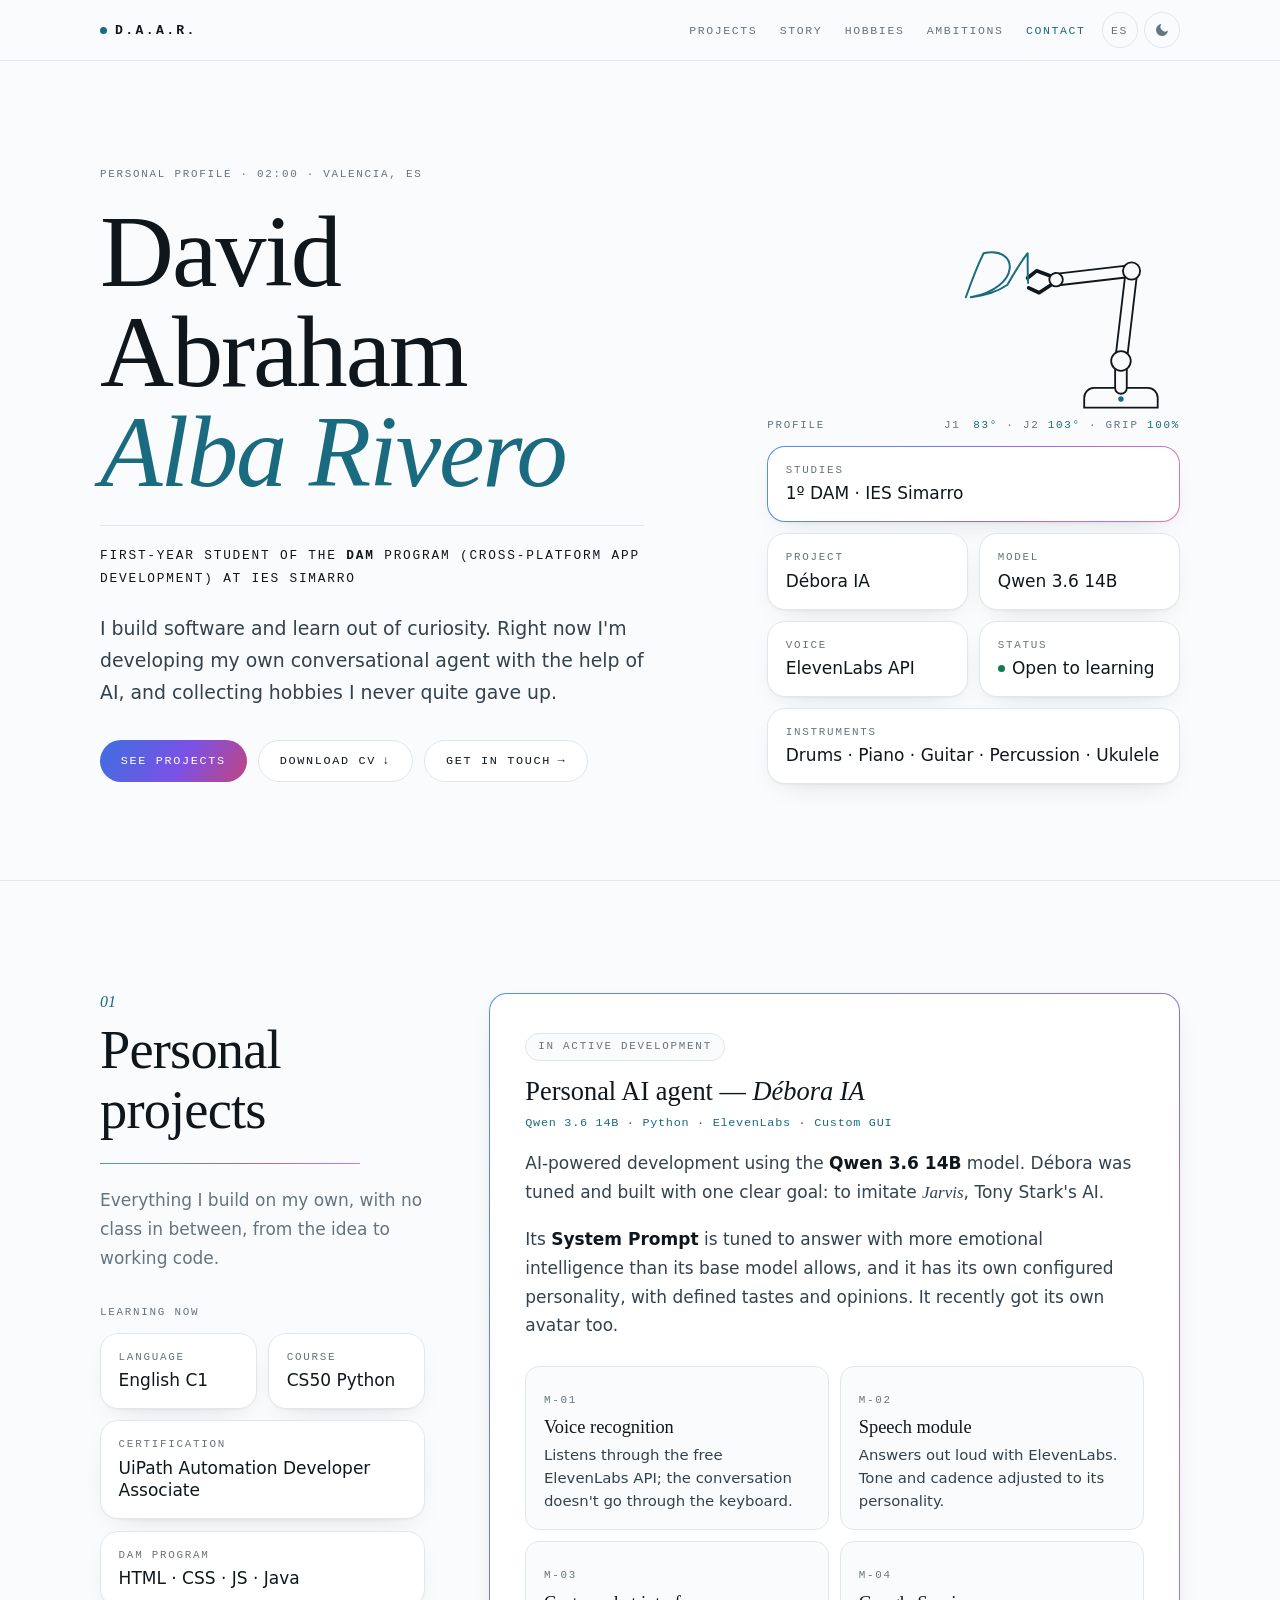
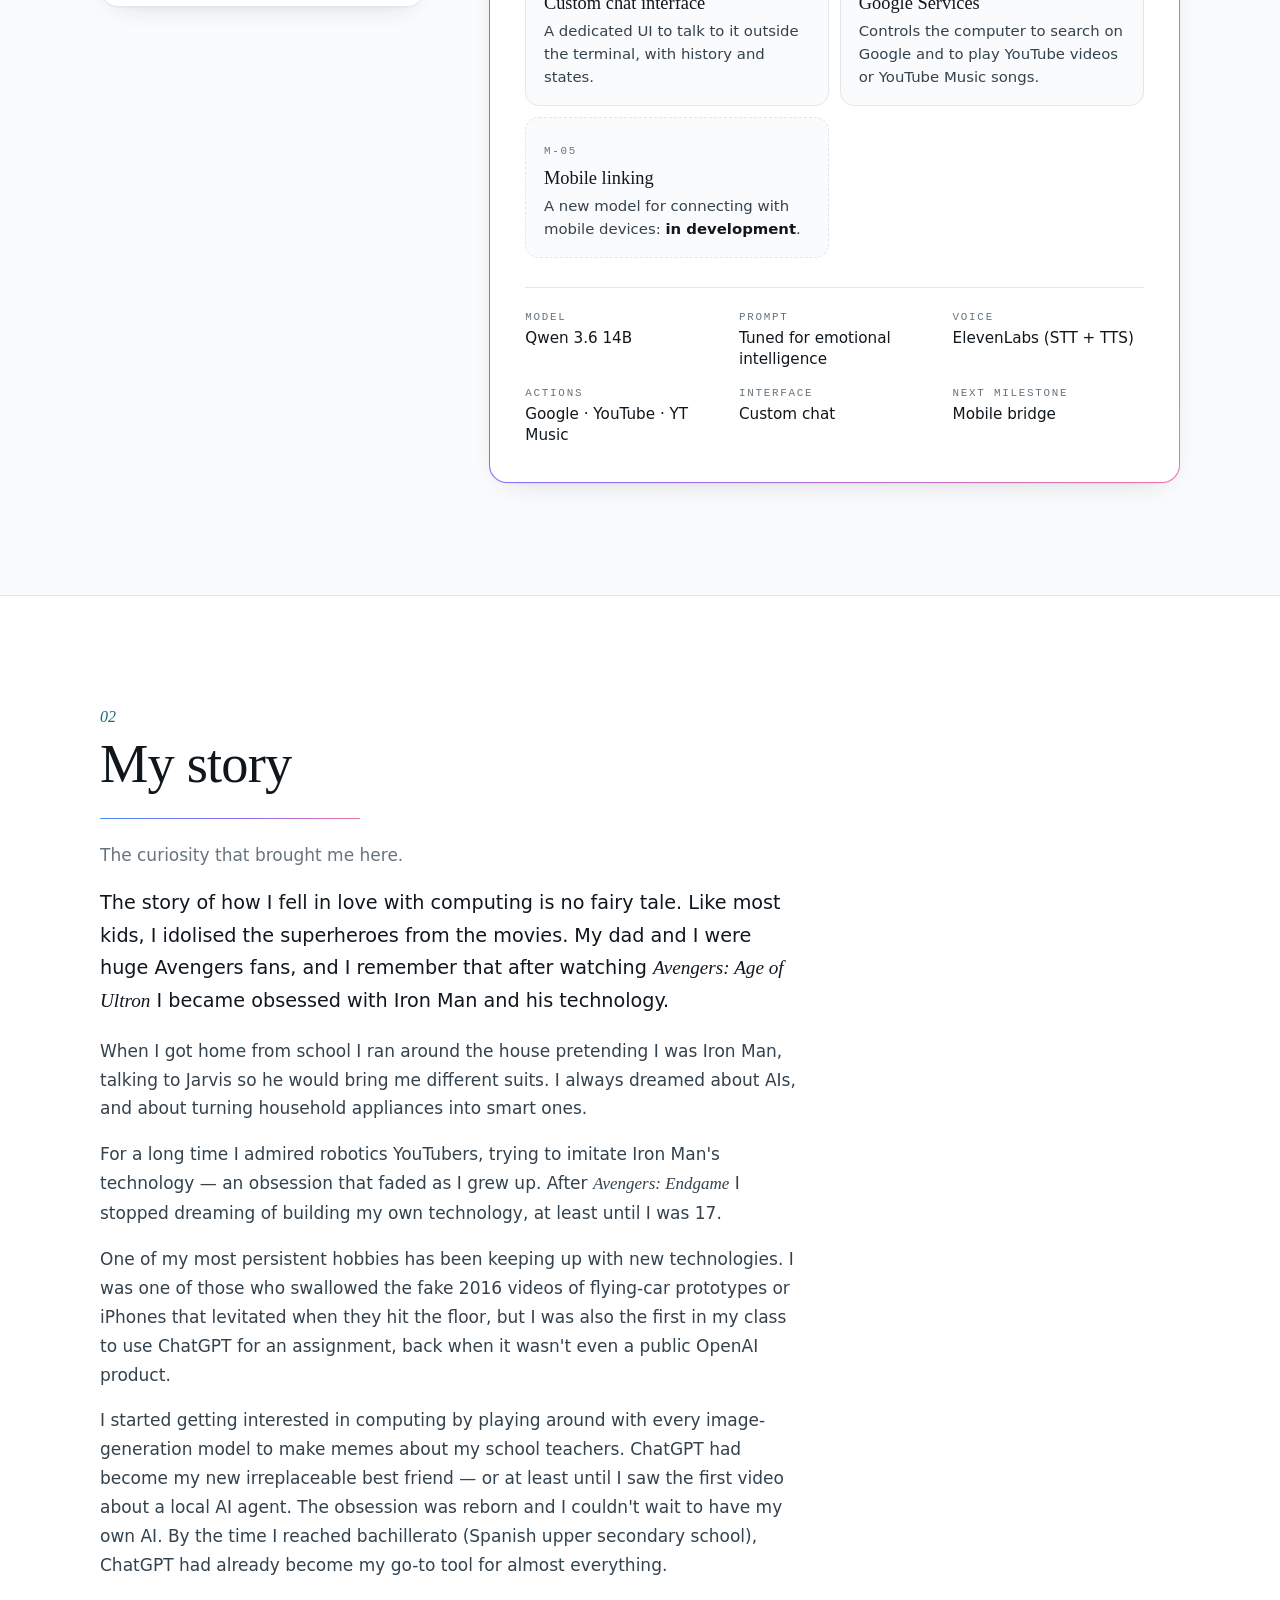
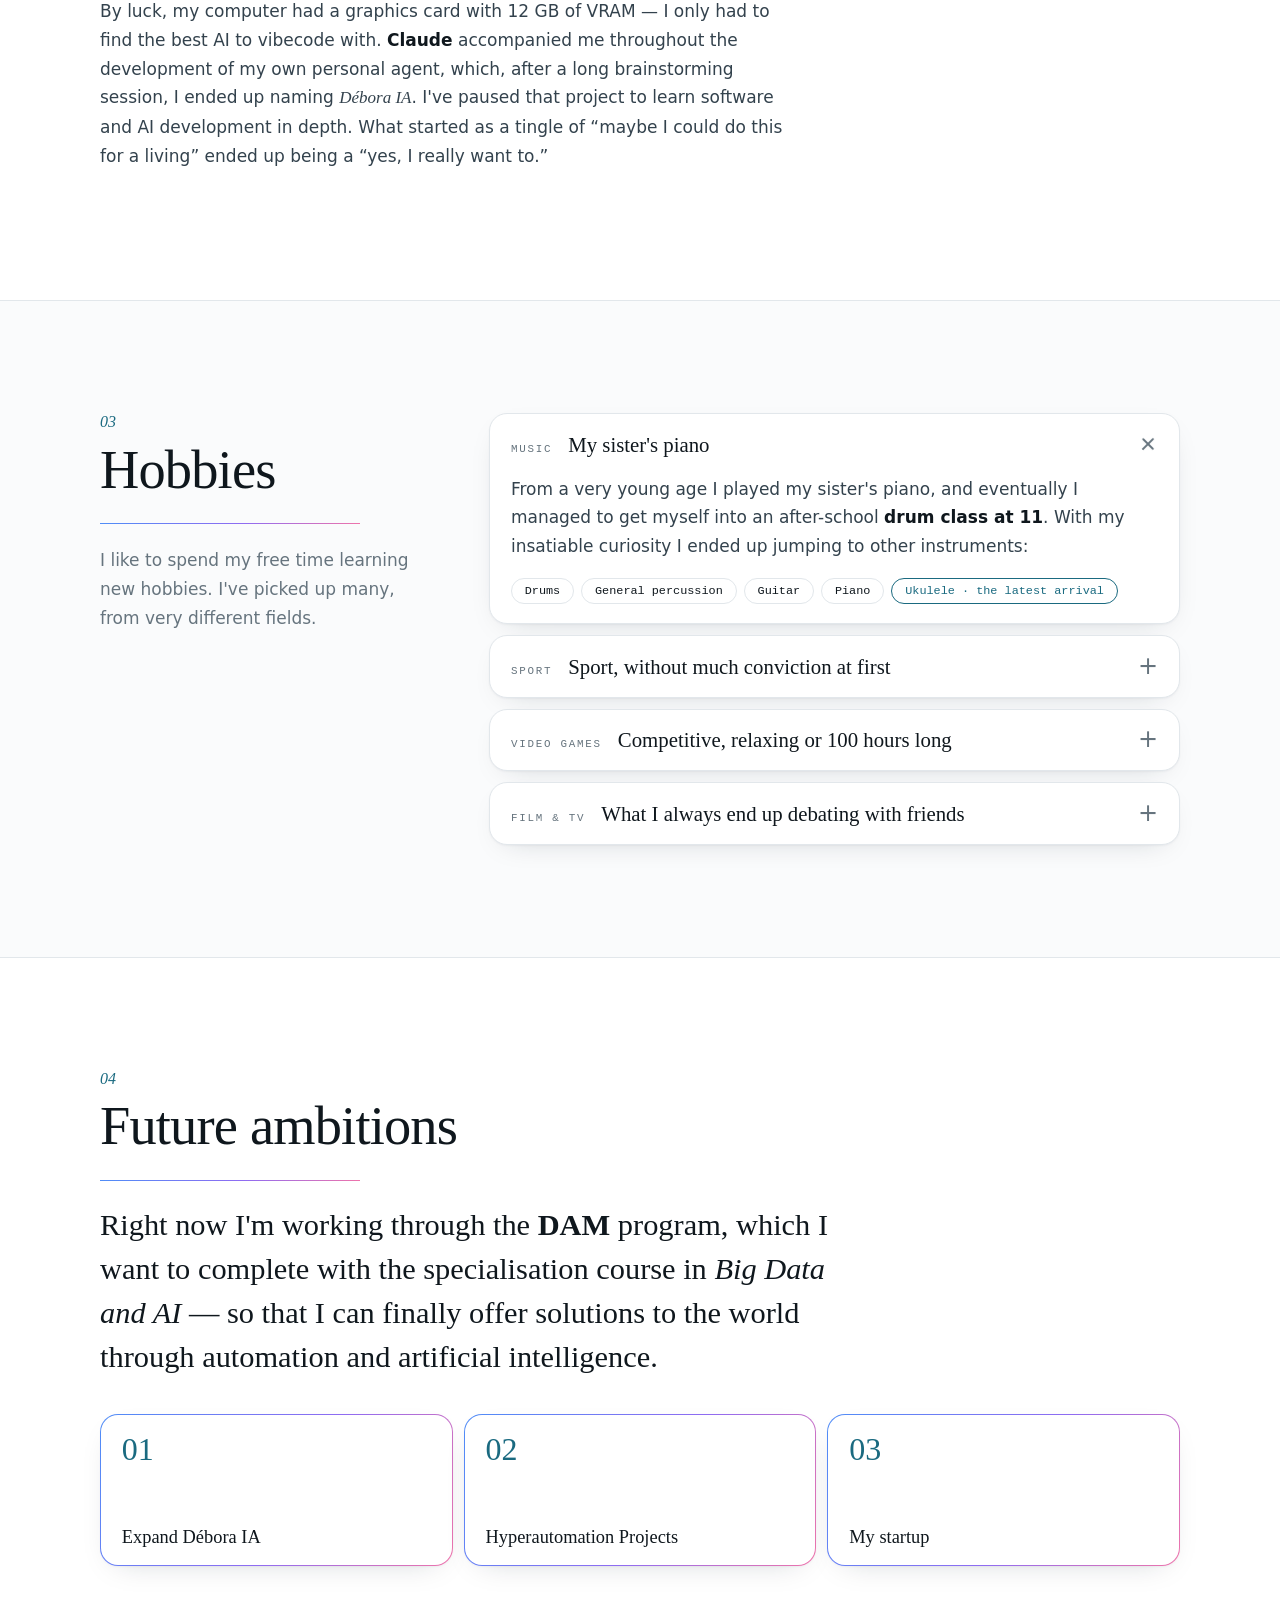
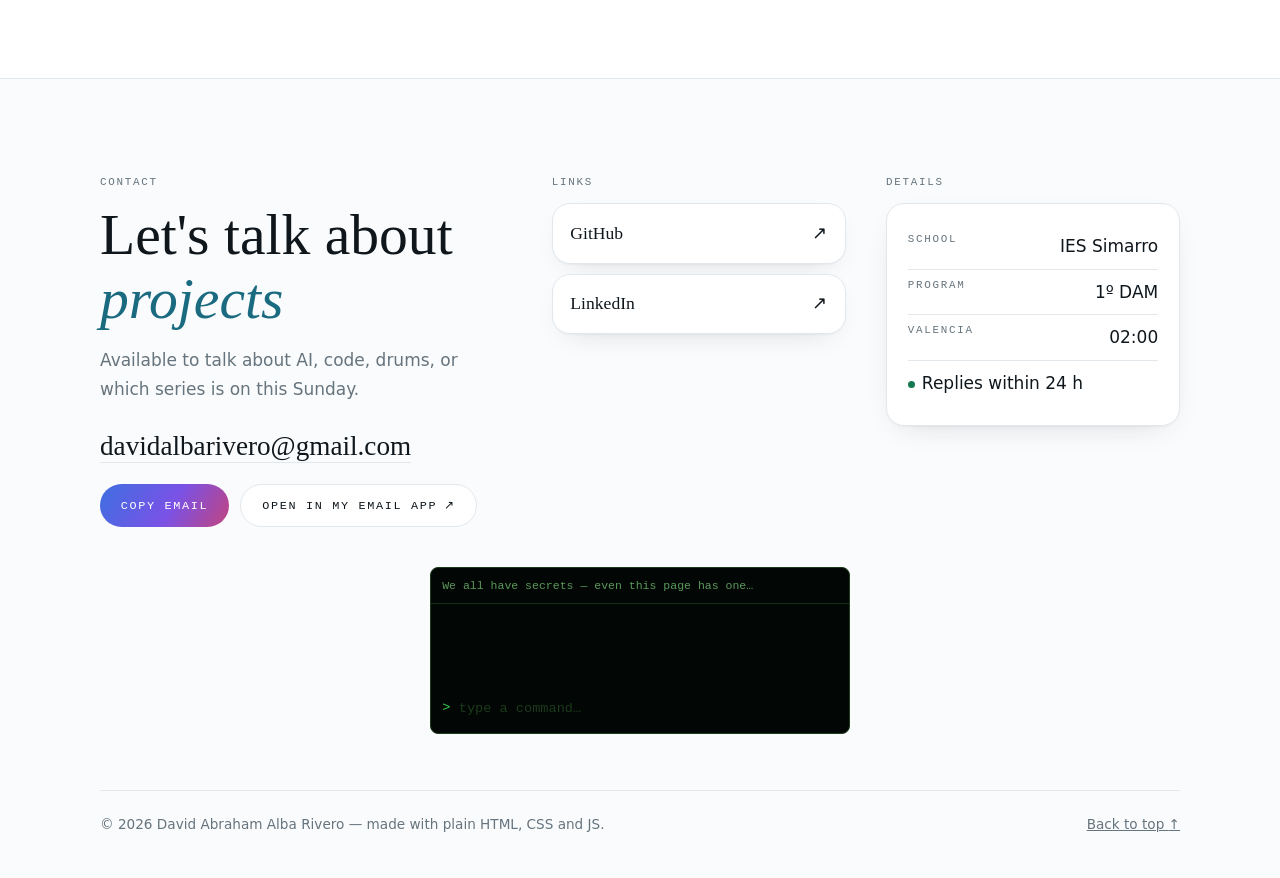
<file: en/index.html>
<!DOCTYPE html>
<html lang="en">
<head>
<meta charset="UTF-8">
<meta name="viewport" content="width=device-width, initial-scale=1">
<title>David Abraham Alba Rivero — 1st-year DAM · IES Simarro</title>
<meta name="description" content="Personal website of David Abraham Alba Rivero, first-year DAM student at IES Simarro. Personal projects, Débora IA, story, hobbies and ambitions.">
<meta name="author" content="David Abraham Alba Rivero">
<meta name="color-scheme" content="light dark">
<meta name="theme-color" content="#fafbfc" media="(prefers-color-scheme: light)">
<meta name="theme-color" content="#0b1117" media="(prefers-color-scheme: dark)">
<!-- Icono de la pestaña dentro del propio HTML: así el navegador no pide favicon.ico (una petición menos) -->
<link rel="icon" href="data:image/svg+xml,%3Csvg xmlns='http://www.w3.org/2000/svg' viewBox='0 0 32 32'%3E%3Crect width='32' height='32' rx='8' fill='%231a6a80'/%3E%3Ctext x='16' y='23' font-family='Georgia,serif' font-size='20' fill='%23fff' text-anchor='middle'%3ED%3C/text%3E%3C/svg%3E">
<link rel="alternate" hreflang="es" href="../index.html">
<link rel="alternate" hreflang="en" href="index.html">
<!-- Tema antes de pintar: evita el «parpadeo» blanco si el visitante usa modo oscuro -->
<script>
(function(){document.documentElement.classList.add('js');try{var s=localStorage.getItem('daar-theme');if(s?s==='dark':matchMedia('(prefers-color-scheme: dark)').matches)document.documentElement.classList.add('dark');localStorage.setItem('daar-lang','en')}catch(e){}})();
</script>
<!-- Mismo CSS que ../index.html (si cambias uno, cambia el otro) -->
<style>
:root{
  --serif:"Iowan Old Style","Palatino Linotype",Palatino,"URW Palladio L",P052,Georgia,serif;
  --sans:system-ui,-apple-system,"Segoe UI",Roboto,"Helvetica Neue",Arial,sans-serif;
  --mono:ui-monospace,"Cascadia Mono","SF Mono",Menlo,Consolas,monospace;
  --bg:#fafbfc; --surface:#fff; --ink:#0f171d; --text:#33424d; --mute:#66747e; --line:#e2e7eb;
  --accent:#1a6a80; --ok:#157a52;
  --grad:linear-gradient(120deg,#4f8df7,#8f6cf2 55%,#ee74ab);
  --grad-btn:linear-gradient(120deg,#3d6fe0,#7a52e6 55%,#c2447f); /* más oscuro: el texto blanco se lee bien */
  --shadow:0 1px 2px rgba(15,30,45,.04),0 10px 30px -18px rgba(15,30,45,.25);
  --r:18px;
}
html.dark{
  color-scheme:dark;
  --bg:#0b1117; --surface:#111b23; --ink:#eef3f6; --text:#c3cdd4; --mute:#8b98a2; --line:#1f2c37;
  --accent:#62b6cf; --ok:#6fd6a4;
  --shadow:0 1px 2px rgba(0,0,0,.3),0 12px 30px -18px rgba(0,0,0,.7);
}
*,*::before,*::after{box-sizing:border-box}
html{scroll-behavior:smooth;scroll-padding-top:80px;-webkit-text-size-adjust:100%}
body{margin:0;background:var(--bg);color:var(--text);font:400 1.0625rem/1.7 var(--sans);-webkit-font-smoothing:antialiased}
h1,h2,h3,h4{margin:0;color:var(--ink);font-family:var(--serif);font-weight:400;line-height:1.1}
p{margin:0 0 1em}
a{color:inherit}
strong{color:var(--ink);font-weight:600}
em{font-family:var(--serif);font-style:italic}
:focus-visible{outline:2px solid var(--accent);outline-offset:3px;border-radius:6px}
.wrap{max-width:1120px;margin:0 auto;padding:0 20px}
.skip{position:absolute;left:-999px;top:8px;z-index:20;background:var(--ink);color:var(--bg);padding:.5rem 1rem;border-radius:8px}
.skip:focus{left:8px}
.label{font:500 .68rem/1.4 var(--mono);letter-spacing:.16em;text-transform:uppercase;color:var(--mute)}

/* ---------- Barra superior: fija, opaca (sin desenfoque: el blur cuesta mucho al hacer scroll) ---------- */
.top{position:sticky;top:0;z-index:10;background:var(--bg);border-bottom:1px solid var(--line)}
.top__in{display:flex;align-items:center;gap:1rem;height:60px}
.brand{font:600 .82rem var(--mono);letter-spacing:.18em;text-decoration:none;color:var(--ink);display:flex;align-items:center;gap:.5rem}
.brand::before{content:"";width:7px;height:7px;border-radius:50%;background:var(--accent)}
.nav{display:flex;gap:1.4rem;margin-left:auto}
.nav a,.tool{font:500 .72rem var(--mono);letter-spacing:.14em;text-transform:uppercase;text-decoration:none;color:var(--mute)}
.nav a:hover,.tool:hover{color:var(--ink)}
.nav .cta{color:var(--accent)}
.tools{display:flex;align-items:center;gap:.4rem}
.tool{display:grid;place-items:center;width:36px;height:36px;border:1px solid var(--line);border-radius:50%;background:none;cursor:pointer;padding:0}
.tool svg{width:16px;height:16px}
.ico-sun,html.dark .ico-moon{display:none}
html.dark .ico-sun{display:block}

/* ---------- Botones ---------- */
.btns{display:flex;flex-wrap:wrap;gap:.7rem;margin-top:2rem}
.btn{display:inline-flex;align-items:center;gap:.4rem;padding:.8rem 1.3rem;border:1px solid var(--line);border-radius:999px;background:var(--surface);color:var(--ink);font:500 .74rem var(--mono);letter-spacing:.14em;text-transform:uppercase;text-decoration:none;transition:transform .2s}
.btn:hover{transform:translateY(-2px)}
.btn--solid{border:0;background:var(--grad-btn);color:#fff}

/* ---------- Tarjetas (los antiguos «widgets», sin cristal) ---------- */
.card{background:var(--surface);border:1px solid var(--line);border-radius:var(--r);box-shadow:var(--shadow)}
/* Contorno en degradado: la firma visual de la web, gratis (sin filtros) */
.card--glow{border:1px solid transparent;background:linear-gradient(var(--surface),var(--surface)) padding-box,var(--grad) border-box}
.facts{display:grid;grid-template-columns:1fr 1fr;gap:.7rem;margin:0}
.facts>div{padding:1rem 1.1rem}
.facts .w2{grid-column:span 2}
.facts dt{margin-bottom:.25rem}
.facts dd{margin:0;color:var(--ink);font-weight:500;line-height:1.35}
.label--head{margin-bottom:.8rem}
.label--gap{margin:2rem 0 .8rem}
.dot{display:inline-block;width:7px;height:7px;margin-right:.45rem;border-radius:50%;background:var(--ok);vertical-align:.1em}

/* ---------- Portada ---------- */
.hero{padding:clamp(3rem,9vw,6.5rem) 0 clamp(3.5rem,8vw,6rem)}
.hero__grid{display:grid;gap:3rem;align-items:center}
.name{font-size:clamp(3.1rem,1.6rem + 6.4vw,6.4rem);line-height:.98;letter-spacing:-.02em;margin:1.2rem 0 1.4rem}
.name em{display:block;color:var(--accent)}
.role{font:500 .8rem/1.8 var(--mono);letter-spacing:.14em;text-transform:uppercase;color:var(--ink);padding-top:1.1rem;border-top:1px solid var(--line);max-width:34rem}
.lead{font-size:1.18rem;max-width:34rem;margin-top:1.4rem}
/* Brazo robótico: un SVG de líneas que el JS dobla con cinemática inversa */
.arm{display:block;width:210px;height:190px;margin:0 0 .5rem auto;overflow:visible;color:var(--ink)}
.arm polyline{fill:none;stroke-linecap:round;stroke-linejoin:round}
.arm .tube{stroke:currentColor;stroke-width:11}
.arm .tube-in{stroke:var(--bg);stroke-width:8}
.arm .joint{fill:var(--bg);stroke:currentColor;stroke-width:1.5}
.arm .finger{fill:none;stroke:currentColor;stroke-width:3;stroke-linecap:round;stroke-linejoin:round}
.arm .led{fill:var(--accent)}
.arm .sig{fill:none;stroke:var(--accent);stroke-width:1.6;stroke-linecap:round;stroke-linejoin:round}
.js .arm .sig{stroke-dasharray:1;stroke-dashoffset:1}   /* con JS, la firma empieza oculta y se «pinta» */
.arm-row{display:flex;justify-content:space-between;gap:1rem}
.tele b{display:inline-block;min-width:4.5ch;font-weight:500;color:var(--accent);text-align:right;font-variant-numeric:tabular-nums}

/* ---------- Secciones ---------- */
.sec{padding:clamp(4rem,10vw,7rem) 0;border-top:1px solid var(--line)}
.sec--alt{background:var(--surface)}
.num{font:italic 1rem var(--serif);color:var(--accent);margin-bottom:.6rem}
.h2{font-size:clamp(2.2rem,1.5rem + 3vw,3.4rem);letter-spacing:-.015em}
.rule{height:1px;border:0;margin:1.4rem 0;background:var(--grad);max-width:260px}
.note{color:var(--mute);max-width:32rem}
.split{display:grid;gap:2.5rem}
.h3{font-size:1.65rem;margin-bottom:.6rem}

/* Proyecto */
.project{padding:clamp(1.3rem,4vw,2.2rem)}
.badge{display:inline-block;margin-bottom:1rem;padding:.35rem .75rem;border-radius:999px;background:var(--bg);border:1px solid var(--line)}
.meta{font:.74rem var(--mono);letter-spacing:.06em;color:var(--accent);margin-bottom:1.2rem}
.mods{list-style:none;padding:0;margin:1.6rem 0 0;display:grid;grid-template-columns:repeat(auto-fill,minmax(210px,1fr));gap:.7rem}
.mods li{padding:1rem 1.1rem;border:1px solid var(--line);border-radius:14px;background:var(--bg)}
.mods h4{font-size:1.15rem;margin:.35rem 0 .4rem}
.mods p{margin:0;font-size:.93rem;line-height:1.55}
.mods .soon{border-style:dashed}
.specs{display:grid;grid-template-columns:repeat(auto-fill,minmax(160px,1fr));gap:1rem 1.4rem;margin:1.8rem 0 0;padding-top:1.4rem;border-top:1px solid var(--line)}
.specs dd{margin:.15rem 0 0;color:var(--ink);font-size:.95rem;line-height:1.4}

/* Historia */
.story{max-width:44rem}
.story>p:first-child{font-size:1.2rem;color:var(--ink)}

/* Hobbies: <details> abre y cierra sin JavaScript */
.acc{display:grid;gap:.7rem}
.acc details{padding:0 1.3rem}
.acc summary{display:flex;align-items:baseline;gap:1rem;padding:1.1rem 0;cursor:pointer;list-style:none}
.acc summary::-webkit-details-marker{display:none}
.acc summary h3{font-size:1.3rem;flex:1}
.acc summary::after{content:"+";font:300 1.5rem/1 var(--sans);color:var(--mute);transition:transform .25s}
.acc details[open] summary::after{transform:rotate(45deg)}
.acc details>div{padding-bottom:1.2rem}
.chips{display:flex;flex-wrap:wrap;gap:.45rem;list-style:none;padding:0;margin:.4rem 0 0}
.chips li{padding:.3rem .8rem;border:1px solid var(--line);border-radius:999px;font:.74rem var(--mono);color:var(--ink)}
.chips .new{border-color:var(--accent);color:var(--accent)}

/* Ambiciones */
.amb{font:clamp(1.35rem,1rem + 1.5vw,1.9rem)/1.45 var(--serif);color:var(--ink);max-width:48rem}
.goals{list-style:none;padding:0;margin:2.2rem 0 0;display:grid;gap:.7rem}
.goals li{display:flex;align-items:center;gap:1.1rem;padding:1.1rem 1.3rem;font:1.15rem var(--serif);color:var(--ink)}
.goals span{font:2rem/1 var(--serif);color:var(--accent);font-variant-numeric:lining-nums}

/* ---------- Pie ---------- */
.foot{padding:clamp(4rem,9vw,6rem) 0 2rem;border-top:1px solid var(--line);position:relative}
.foot__grid{display:grid;gap:2.5rem}
.foot h2{font-size:clamp(2.4rem,1.6rem + 3vw,3.6rem);margin:.8rem 0 1rem}
.foot h2 em{color:var(--accent)}
.links{display:grid;gap:.6rem;margin-top:.8rem}
.links a{display:flex;justify-content:space-between;padding:.9rem 1.1rem;text-decoration:none;color:var(--ink);font-family:var(--serif);font-size:1.1rem}
.mail{display:inline-block;margin-top:.6rem;font:clamp(1.25rem,1rem + 1.2vw,1.7rem) var(--serif);color:var(--ink);text-decoration:none;border-bottom:1px solid var(--line);overflow-wrap:anywhere}
.mail:hover{border-color:var(--accent)}
.mail+.btns{margin-top:1.3rem}
button.btn{cursor:pointer}
.sr-only{position:absolute;width:1px;height:1px;overflow:hidden;clip:rect(0 0 0 0);white-space:nowrap}
.info{padding:1.2rem 1.3rem;margin-top:.8rem}
.info p{display:flex;justify-content:space-between;gap:1rem;margin:0;padding:.5rem 0;border-bottom:1px solid var(--line);color:var(--ink)}
.info p:last-child{border:0}
.bottom{display:flex;flex-wrap:wrap;justify-content:space-between;gap:1rem;margin-top:3.5rem;padding-top:1.4rem;border-top:1px solid var(--line);font-size:.85rem;color:var(--mute)}

/* ---------- Secreto (solo escritorio). Su JS (secret-hunt.js) se descarga al usarla ---------- */
.code{position:absolute;right:6%;top:3rem;font:.8rem var(--mono);letter-spacing:.2em;color:var(--bg);user-select:all}
html.dark .code{color:#1a2833}
.term{display:none;max-width:420px;margin:2.5rem auto 0;border:1px solid #1c3a1c;border-radius:8px;background:#020604;font-family:var(--mono);overflow:hidden}
.term__hint{margin:0;padding:.5rem .7rem;border-bottom:1px solid #163016;color:#5b9a5b;font-size:.72rem}
.term__log{height:84px;overflow:hidden;padding:.5rem .7rem 0;display:flex;flex-direction:column;justify-content:flex-end;color:#39d353;font-size:.78rem;line-height:1.5}
.term__log p{margin:0}
.term__log .err{color:#ff4d4d}
.term__log .ok{color:#8affa0}
.term label{display:flex;gap:.4rem;padding:.5rem .7rem .7rem;color:#39d353;font-size:.85rem}
.term input{flex:1;min-width:0;background:none;border:0;outline:0;color:#39d353;font:inherit;caret-color:#39d353}
.term input::placeholder{color:#1c3a1c}
.term.glitch{animation:glitch .32s linear}
.term.unlocked{border-color:#39d353}
@keyframes glitch{20%{transform:translateX(-4px)}40%{transform:translateX(3px)}60%{transform:translateX(-2px)}80%{transform:translateX(2px)}}
@media (hover:hover) and (min-width:821px){.term{display:block}}

/* ---------- Transición «gota» al cambiar de tema ---------- */
::view-transition-old(root),::view-transition-new(root){animation:none;mix-blend-mode:normal}
::view-transition-new(root){z-index:2147483646}

/* ---------- Pantallas grandes ---------- */
@media (min-width:900px){
  .hero__grid{grid-template-columns:1.35fr .9fr}
  .arm{width:270px;height:245px}
  .split{grid-template-columns:.8fr 1.7fr;gap:4rem}
  .split__aside{position:sticky;top:100px;align-self:start}
  .goals{grid-template-columns:repeat(3,1fr)}
  .goals li{flex-direction:column;align-items:flex-start;min-height:9.5rem;justify-content:space-between}
  .foot__grid{grid-template-columns:1.4fr 1fr 1fr}
}
/* ---------- Móvil: el menú se desliza en su propia fila ---------- */
@media (max-width:760px){
  .top__in{flex-wrap:wrap;height:auto;padding-top:.7rem}
  .tools{margin-left:auto}
  .nav{order:3;width:100%;margin:0;padding:.6rem 0 .7rem;gap:.6rem;justify-content:space-between;overflow-x:auto;white-space:nowrap;scrollbar-width:none}
  .nav a{font-size:.66rem;letter-spacing:.02em}
}
@media (prefers-reduced-motion:reduce){html{scroll-behavior:auto}.btn,.acc summary::after{transition:none}}
</style>
</head>
<body>
<a class="skip" href="#content">Skip to content</a>

<header class="top">
  <div class="wrap top__in">
    <a href="#home" class="brand">D.A.A.R.</a>
    <nav class="nav" aria-label="Main navigation">
      <a href="#projects">Projects</a>
      <a href="#story">Story</a>
      <a href="#hobbies">Hobbies</a>
      <a href="#ambitions">Ambitions</a>
      <a href="#contact" class="cta">Contact</a>
    </nav>
    <div class="tools">
      <a href="../index.html" class="tool" hreflang="es" lang="es" title="Versión en español" aria-label="Versión en español">ES</a>
      <button class="tool" id="themeBtn" type="button" aria-pressed="false" aria-label="Change theme" title="Change theme">
        <svg class="ico-moon" viewBox="0 0 24 24" fill="currentColor" aria-hidden="true"><path d="M21 12.8A9 9 0 1 1 11.2 3a7 7 0 0 0 9.8 9.8z"/></svg>
        <svg class="ico-sun" viewBox="0 0 24 24" fill="none" stroke="currentColor" stroke-width="1.6" stroke-linecap="round" aria-hidden="true"><circle cx="12" cy="12" r="4.2"/><path d="M12 2v2M12 20v2M4.9 4.9l1.4 1.4M17.7 17.7l1.4 1.4M2 12h2M20 12h2M4.9 19.1l1.4-1.4M17.7 6.3l1.4-1.4"/></svg>
      </button>
    </div>
  </div>
</header>

<main id="content">

  <!-- ===== HERO ===== -->
  <section class="hero" id="home" aria-labelledby="name">
    <div class="wrap hero__grid">
      <div>
        <p class="label">Personal profile · <span class="clock">--:--</span> · Valencia, ES</p>
        <h1 class="name" id="name">David Abraham <em>Alba Rivero</em></h1>
        <p class="role">First-year student of the <strong>DAM</strong> program (Cross-Platform App Development) at IES Simarro</p>
        <p class="lead">I build software and learn out of curiosity. Right now I'm developing my own conversational agent with the help of AI, and collecting hobbies I never quite gave up.</p>
        <div class="btns">
          <a href="#projects" class="btn btn--solid">See projects</a>
          <a href="../cv.pdf" class="btn" download>Download CV <span aria-hidden="true">↓</span></a>
          <a href="#contact" class="btn">Get in touch <span aria-hidden="true">→</span></a>
        </div>
      </div>

      <aside aria-label="Quick facts">
        <!-- Brazo robótico: firma, sigue al cursor y muestra sus ángulos (telemetría). Decorativo -->
        <svg class="arm" id="arm" viewBox="0 0 220 200" aria-hidden="true">
          <path class="joint" d="M142 198h60v-8a8 8 0 0 0-8-8h-44a8 8 0 0 0-8 8z"/>
          <polyline class="tube" points="172,182 172,160 130.7,98.6 96,150"/><polyline class="tube-in" points="172,182 172,160 130.7,98.6 96,150"/>
          <circle class="joint" cx="172" cy="160" r="8"/><circle class="joint" id="armE" cx="130.7" cy="98.6" r="7"/>
          <g id="armG" transform="translate(96 150)rotate(124)"><path class="finger" id="armF1" d="M3-3l12-6 8 5" transform="rotate(-22 3 -3)"/><path class="finger" id="armF2" d="M3 3l12 6 8-5" transform="rotate(22 3 3)"/><circle class="joint" r="5.5"/></g>
          <circle class="led" cx="172" cy="191" r="2.2"/>
          <path class="sig" id="armSig" d="M45.4 108C49.6 96 53.8 84 59.9 72C89.0 66 90.9 100 49.4 108C61.8 106 70.2 104 79.2 98C85.0 88 90.8 78 95.9 72C95.8 84 95.6 96 97.4 108C93.2 98 88.0 94 82.0 94C102.0 94 122.7 90 139.8 84" pathLength="1"/>
        </svg>
        <p class="label label--head arm-row"><span>Profile</span><span class="tele" aria-hidden="true">J1 <b id="t1">124°</b> · J2 <b id="t2">112°</b> · GRIP <b id="t3">0%</b></span></p>
        <dl class="facts">
          <div class="card card--glow w2"><dt class="label">Studies</dt><dd>1º DAM · IES Simarro</dd></div>
          <div class="card"><dt class="label">Project</dt><dd>Débora IA</dd></div>
          <div class="card"><dt class="label">Model</dt><dd>Qwen 3.6 14B</dd></div>
          <div class="card"><dt class="label">Voice</dt><dd>ElevenLabs API</dd></div>
          <div class="card"><dt class="label">Status</dt><dd><span class="dot" aria-hidden="true"></span>Open to learning</dd></div>
          <div class="card w2"><dt class="label">Instruments</dt><dd>Drums · Piano · Guitar · Percussion · Ukulele</dd></div>
        </dl>
      </aside>
    </div>
  </section>

  <!-- ===== 01 · PROJECTS ===== -->
  <section class="sec" id="projects" aria-labelledby="h-projects">
    <div class="wrap split">
      <div class="split__aside">
        <p class="num">01</p>
        <h2 class="h2" id="h-projects">Personal projects</h2>
        <hr class="rule">
        <p class="note">Everything I build on my own, with no class in between, from the idea to working code.</p>
        <p class="label label--gap">Learning now</p>
        <dl class="facts">
          <div class="card"><dt class="label">Language</dt><dd>English C1</dd></div>
          <div class="card"><dt class="label">Course</dt><dd>CS50 Python</dd></div>
          <div class="card w2"><dt class="label">Certification</dt><dd>UiPath Automation Developer Associate</dd></div>
          <div class="card w2"><dt class="label">DAM program</dt><dd>HTML · CSS · JS · Java</dd></div>
        </dl>
      </div>

      <article class="card card--glow project">
        <p class="label badge">In active development</p>
        <h3 class="h3">Personal AI agent — <em>Débora IA</em></h3>
        <p class="meta">Qwen 3.6 14B · Python · ElevenLabs · Custom GUI</p>
        <p>AI-powered development using the <strong>Qwen 3.6 14B</strong> model. Débora was tuned and built with one clear goal: to imitate <em>Jarvis</em>, Tony Stark's AI.</p>
        <p>Its <strong>System Prompt</strong> is tuned to answer with more emotional intelligence than its base model allows, and it has its own configured personality, with defined tastes and opinions. It recently got its own avatar too.</p>

        <ul class="mods">
          <li><span class="label">M-01</span><h4>Voice recognition</h4><p>Listens through the free ElevenLabs API; the conversation doesn't go through the keyboard.</p></li>
          <li><span class="label">M-02</span><h4>Speech module</h4><p>Answers out loud with ElevenLabs. Tone and cadence adjusted to its personality.</p></li>
          <li><span class="label">M-03</span><h4>Custom chat interface</h4><p>A dedicated UI to talk to it outside the terminal, with history and states.</p></li>
          <li><span class="label">M-04</span><h4>Google Services</h4><p>Controls the computer to search on Google and to play YouTube videos or YouTube Music songs.</p></li>
          <li class="soon"><span class="label">M-05</span><h4>Mobile linking</h4><p>A new model for connecting with mobile devices: <strong>in development</strong>.</p></li>
        </ul>

        <dl class="specs">
          <div><dt class="label">Model</dt><dd>Qwen 3.6 14B</dd></div>
          <div><dt class="label">Prompt</dt><dd>Tuned for emotional intelligence</dd></div>
          <div><dt class="label">Voice</dt><dd>ElevenLabs (STT + TTS)</dd></div>
          <div><dt class="label">Actions</dt><dd>Google · YouTube · YT Music</dd></div>
          <div><dt class="label">Interface</dt><dd>Custom chat</dd></div>
          <div><dt class="label">Next milestone</dt><dd>Mobile bridge</dd></div>
        </dl>
      </article>
    </div>
  </section>

  <!-- ===== 02 · STORY ===== -->
  <section class="sec sec--alt" id="story" aria-labelledby="h-story">
    <div class="wrap">
      <p class="num">02</p>
      <h2 class="h2" id="h-story">My story</h2>
      <hr class="rule">
      <p class="note">The curiosity that brought me here.</p>

      <article class="story">
        <p>The story of how I fell in love with computing is no fairy tale. Like most kids, I idolised the superheroes from the movies. My dad and I were huge Avengers fans, and I remember that after watching <em>Avengers: Age of Ultron</em> I became obsessed with Iron Man and his technology.</p>
        <p>When I got home from school I ran around the house pretending I was Iron Man, talking to Jarvis so he would bring me different suits. I always dreamed about AIs, and about turning household appliances into smart ones.</p>
        <p>For a long time I admired robotics YouTubers, trying to imitate Iron Man's technology — an obsession that faded as I grew up. After <em>Avengers: Endgame</em> I stopped dreaming of building my own technology, at least until I was 17.</p>
        <p>One of my most persistent hobbies has been keeping up with new technologies. I was one of those who swallowed the fake 2016 videos of flying-car prototypes or iPhones that levitated when they hit the floor, but I was also the first in my class to use ChatGPT for an assignment, back when it wasn't even a public OpenAI product.</p>
        <p>I started getting interested in computing by playing around with every image-generation model to make memes about my school teachers. ChatGPT had become my new irreplaceable best friend — or at least until I saw the first video about a local AI agent. The obsession was reborn and I couldn't wait to have my own AI. By the time I reached bachillerato (Spanish upper secondary school), ChatGPT had already become my go-to tool for almost everything.</p>
        <p>By luck, my computer had a graphics card with 12&nbsp;GB of VRAM — I only had to find the best AI to vibecode with. <strong>Claude</strong> accompanied me throughout the development of my own personal agent, which, after a long brainstorming session, I ended up naming <em>Débora IA</em>. I've paused that project to learn software and AI development in depth. What started as a tingle of “maybe I could do this for a living” ended up being a “yes, I really want to.”</p>
      </article>
    </div>
  </section>

  <!-- ===== 03 · HOBBIES ===== -->
  <section class="sec" id="hobbies" aria-labelledby="h-hobbies">
    <div class="wrap split">
      <div class="split__aside">
        <p class="num">03</p>
        <h2 class="h2" id="h-hobbies">Hobbies</h2>
        <hr class="rule">
        <p class="note">I like to spend my free time learning new hobbies. I've picked up many, from very different fields.</p>
      </div>

      <div class="acc">
        <details class="card" open>
          <summary><span class="label">Music</span><h3>My sister's piano</h3></summary>
          <div>
            <p>From a very young age I played my sister's piano, and eventually I managed to get myself into an after-school <strong>drum class at 11</strong>. With my insatiable curiosity I ended up jumping to other instruments:</p>
            <ul class="chips"><li>Drums</li><li>General percussion</li><li>Guitar</li><li>Piano</li><li class="new">Ukulele · the latest arrival</li></ul>
          </div>
        </details>
        <details class="card">
          <summary><span class="label">Sport</span><h3>Sport, without much conviction at first</h3></summary>
          <div>
            <p>As a kid I was never good at sports: my parents scared me with the idea that I could break my bones, and I never asked to join any club. The first one I practised was <strong>chess, in the school club at 6</strong>. Much later, at 14, I discovered how much fun it was to play a rondo (a football keep-away passing game) right after school with my friends, and my curiosity moved from music to sport.</p>
            <p>I started signing up for friendly football matches and then basketball, and practising with my dad the sports we did in PE. Today I've cooled off that obsession and only routinely do <strong>running and gym</strong>.</p>
          </div>
        </details>
        <details class="card">
          <summary><span class="label">Video games</span><h3>Competitive, relaxing or 100 hours long</h3></summary>
          <div>
            <p>I also leave free moments for things with less return: competitive video games like <strong>LoL</strong> or more relaxing ones like <strong>Minecraft</strong>. And when I have a lot of time to burn, I finish a <strong>Final Fantasy</strong>.</p>
            <ul class="chips"><li>League of Legends</li><li>Minecraft</li><li>Final Fantasy</li></ul>
          </div>
        </details>
        <details class="card">
          <summary><span class="label">Film &amp; TV</span><h3>What I always end up debating with friends</h3></summary>
          <div>
            <p>Something I often talk about and debate is audiovisual taste. Personally, I like <strong>psychological series with great character development</strong>, to binge on a Sunday season marathon. An example of that style is my favourite show: <em>The Lost</em>.</p>
            <p>With films I'm a bit different: I love romantic ones in the style of <em>Notting Hill</em>, or those with a consistent romantic plot like <em>The Wild Hunting</em>.</p>
            <ul class="chips"><li>Psychological series</li><li>The Lost</li><li>Notting Hill</li><li>The Wild Hunting</li></ul>
          </div>
        </details>
      </div>
    </div>
  </section>

  <!-- ===== 04 · AMBITIONS ===== -->
  <section class="sec sec--alt" id="ambitions" aria-labelledby="h-ambitions">
    <div class="wrap">
      <p class="num">04</p>
      <h2 class="h2" id="h-ambitions">Future ambitions</h2>
      <hr class="rule">
      <p class="amb">Right now I'm working through the <strong>DAM</strong> program, which I want to complete with the specialisation course in <em>Big Data and AI</em> — so that I can finally offer solutions to the world through automation and artificial intelligence.</p>
      <ol class="goals">
        <li class="card card--glow"><span>01</span> Expand Débora IA</li>
        <li class="card card--glow"><span>02</span> Hyperautomation Projects</li>
        <li class="card card--glow"><span>03</span> My startup</li>
      </ol>
    </div>
  </section>
</main>

<!-- ===== FOOTER · CONTACT ===== -->
<footer class="foot" id="contact">
  <span class="code" aria-hidden="true">bad_time</span>
  <div class="wrap">
    <div class="foot__grid">
      <div>
        <p class="label">Contact</p>
        <h2>Let's talk about <em>projects</em></h2>
        <p class="note">Available to talk about AI, code, drums, or which series is on this Sunday.</p>
        <!-- El correo va escrito con códigos HTML (&#...;): las personas lo ven normal,
             pero los robots más simples que rastrean correos para spam no lo reconocen -->
        <a class="mail" id="mail" href="&#109;&#97;&#105;&#108;&#116;&#111;&#58;&#100;&#97;&#118;&#105;&#100;&#97;&#108;&#98;&#97;&#114;&#105;&#118;&#101;&#114;&#111;&#64;&#103;&#109;&#97;&#105;&#108;&#46;&#99;&#111;&#109;">&#100;&#97;&#118;&#105;&#100;&#97;&#108;&#98;&#97;&#114;&#105;&#118;&#101;&#114;&#111;&#64;&#103;&#109;&#97;&#105;&#108;&#46;&#99;&#111;&#109;</a>
        <div class="btns">
          <button class="btn btn--solid" id="copyMail" type="button" data-done="Copied!">Copy email</button>
          <a class="btn" href="&#109;&#97;&#105;&#108;&#116;&#111;&#58;&#100;&#97;&#118;&#105;&#100;&#97;&#108;&#98;&#97;&#114;&#105;&#118;&#101;&#114;&#111;&#64;&#103;&#109;&#97;&#105;&#108;&#46;&#99;&#111;&#109;">Open in my email app <span aria-hidden="true">↗</span></a>
        </div>
        <p class="sr-only" id="copyMsg" role="status"></p>
      </div>
      <nav aria-label="Contact links">
        <p class="label">Links</p>
        <div class="links">
          <a href="https://github.com/d33alba" target="_blank" rel="noopener" class="card">GitHub <span aria-hidden="true">↗</span></a>
          <a href="#" class="card">LinkedIn <span aria-hidden="true">↗</span></a>
        </div>
      </nav>
      <div>
        <p class="label">Details</p>
        <div class="card info">
          <p><span class="label">School</span> IES Simarro</p>
          <p><span class="label">Program</span> 1º DAM</p>
          <p><span class="label">Valencia</span> <span class="clock">--:--</span></p>
          <p><span><span class="dot" aria-hidden="true"></span>Replies within 24 h</span></p>
        </div>
      </div>
    </div>

    <div class="term" id="secretTerm">
      <p class="term__hint">We all have secrets — even this page has one…</p>
      <div class="term__log" id="termLog"></div>
      <label><span aria-hidden="true">&gt;</span><input id="termInput" type="text" autocomplete="off" autocapitalize="off" spellcheck="false" aria-label="Terminal input" placeholder="type a command…"></label>
    </div>

    <div class="bottom">
      <p>© <span id="year">2026</span> David Abraham Alba Rivero — made with plain HTML, CSS and JS.</p>
      <a href="#home">Back to top <span aria-hidden="true">↑</span></a>
    </div>
  </div>
</footer>

<!-- Mismo script que ../index.html; solo cambia la ruta de secret-hunt.js -->
<script>
(function () {
  var d = document, root = d.documentElement, btn = d.getElementById('themeBtn');

  function clock() {
    var t = '--:--';
    try { t = new Intl.DateTimeFormat('en-GB', { timeZone: 'Europe/Madrid', hour: '2-digit', minute: '2-digit', hour12: false }).format(new Date()); } catch (e) {}
    d.querySelectorAll('.clock').forEach(function (n) { n.textContent = t; });
  }
  /* Se actualiza justo cuando cambia el minuto, no cada 30 s a ciegas */
  (function tick() { clock(); setTimeout(tick, 60000 - Date.now() % 60000 + 50); })();
  d.getElementById('year').textContent = new Date().getFullYear();

  function setTheme(dark) {
    root.classList.toggle('dark', dark);
    btn.setAttribute('aria-pressed', dark);
    try { localStorage.setItem('daar-theme', dark ? 'dark' : 'light'); } catch (e) {}
  }
  btn.setAttribute('aria-pressed', root.classList.contains('dark'));
  /* Si cambias el tema en otra pestaña, o vuelves con «Atrás», esta página se pone al día */
  function syncTheme() {
    try { var s = localStorage.getItem('daar-theme'); if (s) { root.classList.toggle('dark', s === 'dark'); btn.setAttribute('aria-pressed', s === 'dark'); } } catch (e) {}
  }
  addEventListener('storage', function (e) { if (e.key === 'daar-theme') syncTheme(); });
  addEventListener('pageshow', function (e) { if (e.persisted) syncTheme(); });
  btn.addEventListener('click', function () {
    var dark = !root.classList.contains('dark');
    if (!d.startViewTransition || matchMedia('(prefers-reduced-motion: reduce)').matches) return setTheme(dark);
    var r = btn.getBoundingClientRect(), x = r.left + r.width / 2, y = r.top + r.height / 2;
    var end = Math.hypot(Math.max(x, innerWidth - x), Math.max(y, innerHeight - y));
    d.startViewTransition(function () { setTheme(dark); }).ready.then(function () {
      root.animate({ clipPath: ['circle(0px at ' + x + 'px ' + y + 'px)', 'circle(' + end + 'px at ' + x + 'px ' + y + 'px)'] },
        { duration: 620, easing: 'cubic-bezier(.4,0,.2,1)', pseudoElement: '::view-transition-new(root)' });
    });
  });

  /* Brazo robótico: cinemática inversa (hombro en 172,160; brazo 74 + antebrazo 62).
     La primera vez que se ve, firma «DA»; después sigue al cursor. Quieto no gasta CPU */
  (function () {
    function $(id) { return d.getElementById(id); }
    var arm = $('arm'), T = arm.querySelectorAll('polyline'), E = $('armE'), G = $('armG'), F1 = $('armF1'), F2 = $('armF2'),
        sig = $('armSig'), t1 = $('t1'), t2 = $('t2'), t3 = $('t3'),
        cur = { x: 96, y: 150, g: 0 }, tgt = { x: 96, y: 150, g: 0 }, raf = 0, seen = false, ratio = 0, busy = false, signed = false, moved = false;
    function deg(r) { return Math.round((r * 57.3 + 540) % 360 - 180); }            /* radianes -> grados (-180..180) */
    /* Coloca el brazo. Con off = 0 la muñeca va a (x,y); con off > 0 es la punta de la pinza,
       que está off unidades por delante (se corrige en 6 pasadas) */
    function pose(x, y, g, off) {
      var wx = x, wy = y, a, b, c, r, ex, ey, px, py, f;
      for (var i = 0; i < (off ? 6 : 1); i++) {
        a = Math.atan2(wy - 160, wx - 172); r = Math.min(Math.max(Math.hypot(wx - 172, wy - 160), 24), 135);
        b = Math.acos((74 * 74 + r * r - 62 * 62) / (148 * r));                     /* ley del coseno */
        c = Math.sin(a - b) < Math.sin(a + b) ? a - b : a + b;                       /* el codo, siempre arriba */
        ex = 172 + 74 * Math.cos(c); ey = 160 + 74 * Math.sin(c);
        px = 172 + r * Math.cos(a); py = 160 + r * Math.sin(a); f = Math.atan2(py - ey, px - ex);
        wx = x - off * Math.cos(f); wy = y - off * Math.sin(f);
      }
      T.forEach(function (t) { t.setAttribute('points', '172,182 172,160 ' + ex + ',' + ey + ' ' + px + ',' + py); });
      E.setAttribute('cx', ex); E.setAttribute('cy', ey);
      G.setAttribute('transform', 'translate(' + px + ' ' + py + ')rotate(' + f * 57.3 + ')');
      F1.setAttribute('transform', 'rotate(' + (g - 1) * 22 + ' 3 -3)');           /* pinza: 0 abierta, 1 cerrada */
      F2.setAttribute('transform', 'rotate(' + (1 - g) * 22 + ' 3 3)');
      t1.textContent = deg(-c) + '°'; t2.textContent = deg(c - f) + '°'; t3.textContent = Math.round(g * 100) + '%';   /* telemetría */
      return [px, py];
    }
    function frame() {
      raf = 0;
      for (var k in cur) cur[k] += (tgt[k] - cur[k]) * .2;
      pose(cur.x, cur.y, cur.g, 0);
      if (Math.abs(tgt.x - cur.x) + Math.abs(tgt.y - cur.y) + Math.abs(tgt.g - cur.g) > .2) raf = requestAnimationFrame(frame);
    }
    function go() { if (!raf && !busy) raf = requestAnimationFrame(frame); }
    /* Firma: la punta de la pinza recorre el trazo mientras este se va «pintando» */
    function sign() {
      busy = true;
      var L = sig.getTotalLength(), p0 = sig.getPointAtLength(0), sx = cur.x, sy = cur.y, t0 = performance.now();
      (function step(now) {
        var t = (now - t0) / 1000;
        if (t < .6) {                                              /* va al inicio del trazo cerrando la pinza */
          var e = t / .6; e = e * e * (3 - 2 * e);
          pose(sx + (p0.x - sx) * e, sy + (p0.y - sy) * e, e, 23 * e);
        } else {
          var l = Math.min((t - .6) * 140, L), p = sig.getPointAtLength(l), w = pose(p.x, p.y, 1, 23);
          sig.style.strokeDashoffset = 1 - l / L;
          if (l >= L) {                                            /* terminado: vuelve a seguir al cursor */
            busy = false; cur.x = w[0]; cur.y = w[1]; cur.g = 1;
            if (!moved) { tgt.x = 150; tgt.y = 64; tgt.g = 0; }
            return go();
          }
        }
        requestAnimationFrame(step);
      })(t0);
    }
    if (matchMedia('(prefers-reduced-motion: reduce)').matches) { sig.style.strokeDashoffset = 0; return; }   /* quieto y ya firmado */
    function aim(e) {                                                /* sobre algo pulsable, cierra la pinza */
      if (!seen) return;
      var r = arm.getBoundingClientRect(), k = 220 / r.width; moved = true;
      tgt.x = (e.clientX - r.left) * k; tgt.y = Math.min((e.clientY - r.top) * k, 170);
      tgt.g = e.target.closest && e.target.closest('a,button,summary') ? 1 : 0; go();
    }
    addEventListener('pointermove', aim, { passive: true });
    addEventListener('pointerdown', aim, { passive: true });
    /* Solo actúa cuando se ve: firma la primera vez que aparece al menos al 60 % */
    new IntersectionObserver(function (es) {
      seen = es[0].isIntersecting; ratio = es[0].intersectionRatio;
      if (ratio >= .6 && !signed) {
        signed = true;
        setTimeout(function () { if (ratio >= .6) sign(); else signed = false; }, 300);   /* ¿sigue visible? (p. ej. al entrar por un #enlace) */
      }
    }, { threshold: [0, .6] }).observe(arm);
  })();

  /* Copiar el correo (si el navegador no lo permite, lo deja seleccionado para Ctrl+C) */
  var copy = d.getElementById('copyMail'), mail = d.getElementById('mail'), msg = d.getElementById('copyMsg'), label = copy.textContent;
  function copied() {
    copy.textContent = msg.textContent = copy.dataset.done;
    setTimeout(function () { copy.textContent = label; msg.textContent = ''; }, 2000);
  }
  function selectAndCopy() {
    var r = d.createRange(); r.selectNodeContents(mail);
    var s = getSelection(); s.removeAllRanges(); s.addRange(r);
    try { if (d.execCommand('copy')) copied(); } catch (e) {}
  }
  copy.addEventListener('click', function () {
    if (navigator.clipboard) navigator.clipboard.writeText(mail.textContent).then(copied, selectAndCopy);
    else selectAndCopy();
  });

  var input = d.getElementById('termInput');
  input.addEventListener('focus', function () {
    var s = d.createElement('script'); s.src = '../secret-hunt.js'; d.head.appendChild(s);
  }, { once: true });
})();
</script>
</body>
</html>
</file>
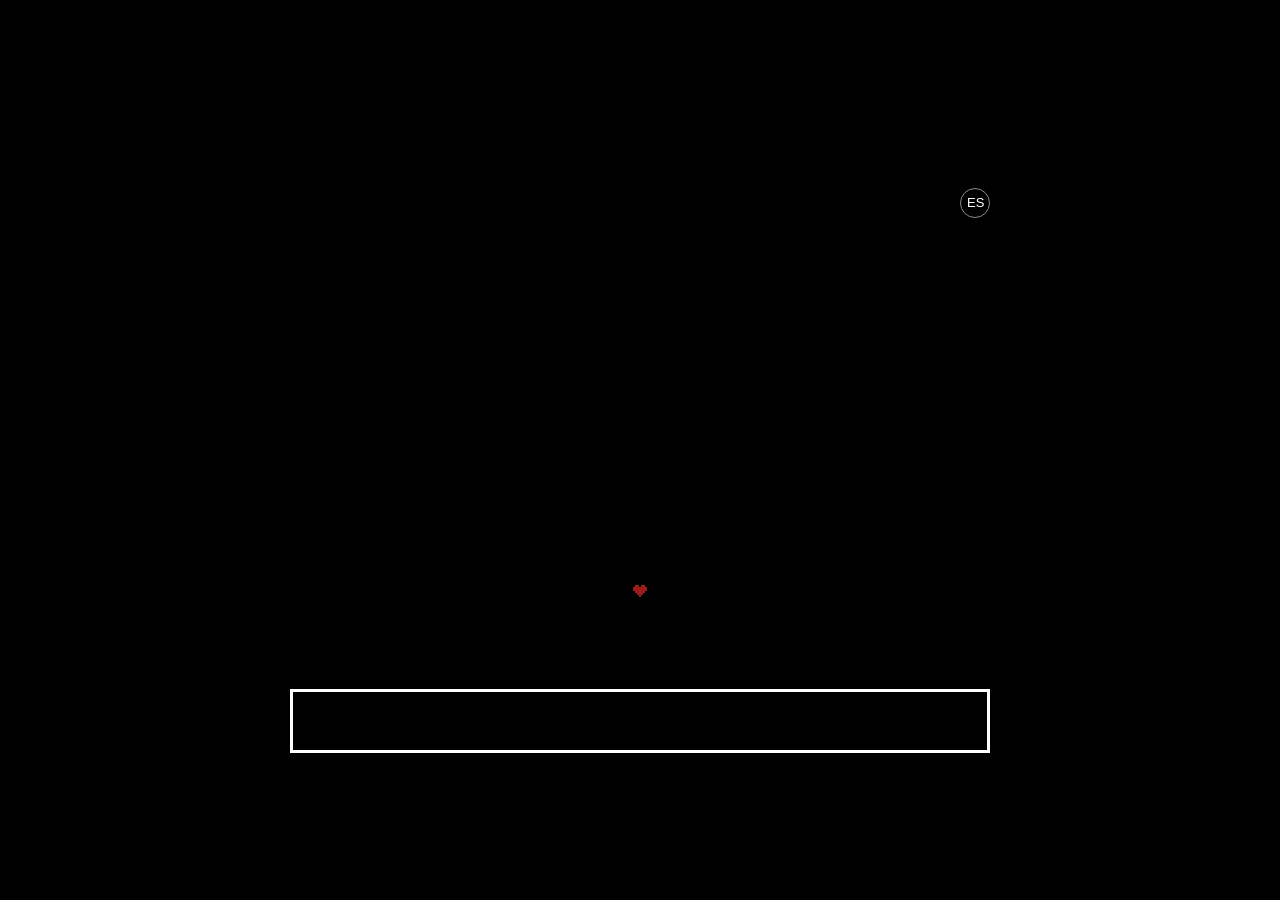
<file: secret.html>
<!DOCTYPE html>
<html lang="es">
<head>
<meta charset="UTF-8">
<meta name="viewport" content="width=device-width, initial-scale=1">
<title>???</title>
<meta name="robots" content="noindex">
<!-- Tipografías: JetBrains Mono para texto (ya la usa el resto de la web) + Press Start 2P
     solo para títulos y botones, para que huela a videojuego retro sin perder legibilidad. -->
<link rel="preconnect" href="https://fonts.googleapis.com">
<link rel="preconnect" href="https://fonts.gstatic.com" crossorigin>
<link href="https://fonts.googleapis.com/css2?family=JetBrains+Mono:wght@400;500&family=Press+Start+2P&display=swap" rel="stylesheet">
<style>
  :root{ --w:#fff; --y:#ffd400; --r:#ff3232; --b:#5db3ff; --g:#5cff8a; --dim:#8a8a8a; }
  *{ box-sizing:border-box; }
  html,body{ margin:0; height:100%; background:#000; overflow:hidden; }
  body{
    display:flex; align-items:center; justify-content:center;
    font-family:"JetBrains Mono", monospace; color:var(--w); user-select:none;
  }
  .pixel{ font-family:"Press Start 2P", monospace; }

  /* Pantalla de batalla: proporción fija, como una ventana de juego dentro de la página */
  /* altura fija (no crece con el contenido): así Débora y el alma no saltan al cambiar de escena */
  .battle{ position:relative; width:min(96vw, 700px); height:calc(min(96vw, 700px) * .75); display:flex; flex-direction:column; gap:10px; }
  .battle > *{ flex-shrink:0; }                    /* nada se aplasta: si no cabe, sobra por abajo */
  .battle.shake{ animation:shake .35s linear; }
  @keyframes shake{ 0%,100%{ transform:translate(0,0); } 20%{ transform:translate(-6px,2px); } 40%{ transform:translate(5px,-3px); } 60%{ transform:translate(-4px,3px); } 80%{ transform:translate(3px,-1px); } }

  /* ESCENAS (data-scene en #battle, ver setScene en secret.js): qué se ve en cada momento.
     dark  = negro: solo Débora, el alma y el narrador (inicio y finales)
     menu  = tu turno · box = esquivar · aim = barra de ataque · final = solo queda ATACAR */
  .hud, .dialogue, .aim, .box, .menu, .sub{ display:none; }
  .battle:is([data-scene="talk"],[data-scene="menu"],[data-scene="box"],[data-scene="aim"]) .hud{ display:flex; }
  .battle:is([data-scene="dark"],[data-scene="talk"],[data-scene="menu"]) .dialogue{ display:block; }
  .battle[data-scene="menu"] .menu:not(.off){ display:flex; }
  .battle[data-scene="menu"] .sub.show{ display:flex; }
  .battle[data-scene="aim"] .aim{ display:block; }
  .battle[data-scene="box"] .box{ display:block; }
  .battle[data-scene="box"] .boss{ flex:0 0 auto; }   /* durante los ataques sigue viéndose, justo encima de la caja */
  /* en la oscuridad del inicio, la barra y la caja ocupan su sitio sin verse: el alma flota justo donde nacerá la arena */
  .battle[data-scene="dark"] .hud{ display:flex; visibility:hidden; }
  .battle[data-scene="dark"] .box{ display:block; visibility:hidden; }
  .battle[data-scene="dark"] .boss{ flex:0 0 auto; }
  .battle[data-scene="dark"] .box{ order:1; } .battle[data-scene="dark"] .dialogue{ order:2; }
  .battle[data-scene="dark"] .btn-restart{ order:3; } .battle[data-scene="dark"] .hint{ order:4; }
  .battle[data-scene="void"] .menu{ display:flex; visibility:hidden; }   /* tras el último golpe: nada, pero sin mover a Débora */
  .battle[data-scene="final"] .menu{ display:flex; justify-content:center; }
  .battle[data-scene="final"] .menu button:not([data-act="fight"]){ display:none; }
  .battle[data-scene="final"] .menu button{ flex:0 0 260px; padding:14px 0; }

  /* Barra superior: nombre + LV + HP del jugador */
  .hud{ align-items:center; gap:14px; font-size:13px; padding:0 4px; }
  .hud b{ font-weight:500; }
  .hpbar{ width:90px; height:12px; background:#5a1010; border:1px solid var(--w); display:inline-block; vertical-align:middle; }
  .hpbar i{ display:block; height:100%; background:var(--y); transition:width .25s; }

  /* Botón de idioma, arriba a la derecha, mismo lenguaje visual que el resto de la web */
  .langBtn{
    position:absolute; top:0; right:0; width:30px; height:30px; border-radius:50%; z-index:9;
    border:1px solid var(--dim); background:#000; color:var(--w); cursor:pointer;
    display:grid; place-items:center; font-size:13px;
  }
  .langBtn:hover{ border-color:var(--w); }

  /* Débora: sprite de 96 px a x3 (bloques de 3x3). En pantallas bajas, a x2 para que quepa todo */
  .boss{ flex:1 1 0; display:flex; align-items:flex-end; justify-content:center; min-height:0; }   /* el busto se apoya en el diálogo */
  .boss__art{ width:288px; height:288px; margin-bottom:-10px; image-rendering:pixelated; image-rendering:crisp-edges; }
  .boss__art.dodge{ animation:dodge .6s cubic-bezier(.2,.8,.3,1); }
  @keyframes dodge{ 0%{ transform:translateX(0); } 25%,60%{ transform:translateX(-90px); } 100%{ transform:translateX(0); } }
  @media (max-height:700px){ .battle{ height:calc(min(96vw, 700px) * .625); } .boss__art{ width:192px; height:192px; } }

  /* Caja del NARRADOR: rectangular, con marcas de esquina. El texto entra letra a letra */
  .dialogue{
    position:relative; border:3px solid var(--w); background:#000; padding:12px 16px; min-height:64px; margin:0;
    font-size:14px; line-height:1.6; white-space:pre-wrap;
  }
  .dialogue::before, .dialogue::after{ content:''; position:absolute; width:9px; height:9px; border:var(--w) solid; opacity:.9; }
  .dialogue::before{ top:-3px; left:-3px; border-width:3px 0 0 3px; }
  .dialogue::after{ bottom:-3px; right:-3px; border-width:0 3px 3px 0; }

  /* BURBUJA de Débora: al lado de su cabeza, con la cola apuntándola */
  .bubble{
    position:absolute; z-index:7; max-width:230px; margin:0; padding:10px 12px;
    background:#fff; color:#000; font-size:13px; line-height:1.5; white-space:pre-wrap; border-radius:4px;
    animation:bubbleIn .18s ease-out;
  }
  .bubble[hidden]{ display:none; }
  .bubble::before{ content:''; position:absolute; left:-9px; top:14px; border-style:solid; border-width:6px 10px 6px 0; border-color:transparent #fff transparent transparent; }
  @keyframes bubbleIn{ from{ opacity:0; transform:translateX(-4px); } to{ opacity:1; transform:none; } }

  /* Barra de ataque: una línea recorre el objetivo y pulsas para golpear */
  .aim{ width:100%; height:92px; border:3px solid var(--w); background:#000; image-rendering:pixelated; }

  /* Caja de batalla (esquivar). Se muestra solo durante sus ataques */
  .box{ align-self:center; image-rendering:pixelated; border:3px solid var(--w); background:#000; animation:boxIn .28s ease-out; }
  .box.hit{ animation:boxShake .2s linear; }
  .box.forming{ animation:arenaGrow .7s cubic-bezier(.2,.8,.3,1); }            /* la primera vez nace alrededor del alma */
  .box.vanish{ animation:arenaVanish 1.4s steps(12) forwards; }
  @keyframes boxIn{ from{ opacity:0; transform:scale(.9); } to{ opacity:1; transform:scale(1); } }
  @keyframes boxShake{ 0%,100%{ transform:translateX(0); } 25%{ transform:translateX(-5px); } 75%{ transform:translateX(5px); } }
  @keyframes arenaGrow{ from{ clip-path:inset(45% 47% 45% 47%); } to{ clip-path:inset(0); } }
  @keyframes arenaVanish{ 0%{ opacity:1; clip-path:inset(0); } 60%{ opacity:.7; clip-path:inset(20% 0 30% 0); } 100%{ opacity:0; clip-path:inset(50% 0 50% 0); } }
  .fx{ position:absolute; inset:0; width:100%; height:100%; pointer-events:none; z-index:5; }

  /* Menú: ATACAR / ACTUAR / OBJETO / PERDÓN */
  .dialogue, .menu{ animation:softIn .22s ease-out; }
  @keyframes softIn{ from{ opacity:0; transform:translateY(4px); } to{ opacity:1; transform:translateY(0); } }
  .menu{ gap:10px; }
  .menu button{
    flex:1; font-family:inherit; font-size:15px; padding:10px 0; cursor:pointer;
    background:#000; color:var(--w); border:3px solid var(--w);
  }
  .menu button[hidden]{ display:none; }
  .menu button[data-act="fight"]{ border-color:var(--r); color:var(--r); }
  .menu button[data-act="act"]{ border-color:var(--b); color:var(--b); }
  .menu button[data-act="item"]{ border-color:var(--g); color:var(--g); }
  .menu button[data-act="mercy"]{ border-color:var(--y); color:var(--y); }
  .menu button.is-sel{ background:currentColor; }
  .menu button.is-sel span{ color:#000; }
  .menu button.wait{ opacity:.3; cursor:default; }
  .menu button.ready{ animation:pulse 1.1s ease-in-out infinite; }
  @keyframes pulse{ 50%{ box-shadow:0 0 0 3px currentColor; } }
  /* Opción que desaparece (ruta de lucha): se rompe en franjas y se va */
  .menu button.glitch-out{ animation:glitchOut .7s steps(7) forwards; }
  @keyframes glitchOut{
    0%{ transform:none; opacity:1; clip-path:inset(0); } 30%{ transform:translateX(-6px) skewX(12deg); clip-path:inset(20% 0 40% 0); }
    60%{ transform:translateX(5px); opacity:.6; clip-path:inset(60% 0 10% 0); } 100%{ transform:scaleY(.1); opacity:0; }
  }

  /* Submenús de ACTUAR / OBJETO / PERDÓN: lista a la izquierda, descripción a la derecha */
  .sub{ border:3px solid var(--w); flex:0 0 118px; min-height:0; }
  .sub__list{ width:45%; border-right:2px solid var(--w); overflow:auto; padding:6px; }
  .sub__list button{
    display:block; width:100%; text-align:left; font-family:inherit; font-size:13px;
    background:none; color:var(--w); border:0; padding:6px 4px; cursor:pointer;
  }
  .sub__list button.is-sel{ color:var(--y); }
  .sub__list button.is-sel::before{ content:"❤ "; }
  .sub__list button:disabled{ opacity:.4; }
  .sub__desc{ flex:1; padding:10px; font-size:12px; line-height:1.7; white-space:pre-wrap; margin:0; }

  .hint{ text-align:center; font-size:10px; color:var(--dim); margin:0; min-height:14px; }

  .btn-restart{
    align-self:center; font-family:inherit; font-size:14px; padding:10px 20px; cursor:pointer;
    background:#000; color:var(--y); border:3px solid var(--y); margin-top:4px;
  }
  .btn-restart[hidden]{ display:none; }
  .btn-restart:hover{ background:var(--y); color:#000; }

  /* La última línea de código (final pacifista): se queda unos segundos y se borra */
  .codeline{
    position:absolute; left:50%; top:34%; transform:translate(-50%,-50%); z-index:8; margin:0;
    font-size:15px; color:#9fffc0; text-shadow:0 0 10px rgba(80,255,150,.45); white-space:pre;
  }
  .codeline[hidden]{ display:none; }
  .codeline i{ display:inline-block; width:.6em; height:1.1em; vertical-align:-.2em; background:#9fffc0; margin-left:2px; animation:caret 1s steps(1) infinite; }
  @keyframes caret{ 50%{ opacity:0; } }

  @media (max-width:560px){
    .hud{ font-size:11px; } .dialogue{ font-size:12px; } .bubble{ font-size:12px; max-width:180px; }
    .menu button{ font-size:12px; padding:8px 0; }
  }

  /* Derrota (te quedas sin PS): pantalla negra, el texto entra despacio en rojo */
  .gameover{
    position:absolute; inset:0; background:#000; z-index:10;
    display:flex; flex-direction:column; align-items:center; justify-content:center; gap:22px;
    opacity:0; animation:goFadeIn 1.6s ease-in forwards;
  }
  .gameover[hidden]{ display:none; }
  .gameover__title{ font-size:clamp(20px,5vw,34px); color:#c40000; letter-spacing:.08em; text-shadow:0 0 14px rgba(196,0,0,.7); margin:0; text-align:center; }
  .gameover__sub{ font-size:12px; color:#7a1414; opacity:0; animation:goFadeIn 1.2s ease-in 1.4s forwards; margin:0; }
  .gameover .btn-restart{ opacity:0; animation:goFadeIn 1s ease-in 2.4s forwards; }
  @keyframes goFadeIn{ to{ opacity:1; } }

  /* Game Over especial de la ruta de lucha: fondo rojo oscuro, letras blancas, sin música.
     YOU WON se agrieta y se convierte en DID YOU? */
  .endred{
    position:fixed; inset:0; z-index:30; background:#000; transition:background-color 3.5s ease;
    display:flex; flex-direction:column; align-items:center; justify-content:center; gap:30px; text-align:center; padding:16px;
  }
  .endred[hidden]{ display:none; }
  .endred.red{ background:#2e0305; }
  .endred__big{ position:relative; font-size:clamp(24px,6.5vw,56px); color:#fff; letter-spacing:.06em; margin:0; opacity:0; transition:opacity 1.4s; }
  .endred__big.on{ opacity:1; }
  .endred__big.break{ animation:breakOut .7s steps(6) forwards; }
  .endred__big.glitchin{ animation:glitchIn .6s steps(5); }
  .endred__big svg{ position:absolute; left:-4%; top:-10%; width:108%; height:120%; overflow:visible; }
  .endred__big svg path{ fill:none; stroke:#2e0305; stroke-width:5; opacity:0; vector-effect:non-scaling-stroke; }   /* grietas del color del fondo */
  .endred__big.cracked svg path{ opacity:1; transition:opacity .35s steps(3); }
  @keyframes breakOut{
    0%{ transform:none; clip-path:inset(0); opacity:1; } 30%{ transform:translate(-8px,3px) skewX(-10deg); clip-path:inset(0 0 45% 0); }
    60%{ transform:translate(10px,-4px); clip-path:inset(40% 0 0 0); opacity:.7; } 100%{ transform:translateY(30px) rotate(3deg); opacity:0; }
  }
  @keyframes glitchIn{ 0%{ transform:translateX(12px) skewX(15deg); opacity:.2; } 50%{ transform:translateX(-6px); opacity:.8; } 100%{ transform:none; opacity:1; } }
  .endred__line{ font-size:15px; color:#fff; margin:0; opacity:0; transition:opacity 1.8s; }
  .endred__line.on{ opacity:1; }
  .endred .btn-restart{ color:#fff; border-color:#fff; opacity:0; transition:opacity 1.2s; }
  .endred .btn-restart:not(.on){ pointer-events:none; }
  .endred .btn-restart.on{ opacity:1; }
  .endred .btn-restart:hover{ background:#fff; color:#2e0305; }
</style>
</head>
<body>

  <div class="battle" id="battle" data-scene="dark">
    <button class="langBtn" id="langBtn" type="button" aria-label="Translate to English" title="Translate to English">EN</button>

    <!-- Derrota: solo cuando el jugador se queda sin PS -->
    <div class="gameover" id="gameOverScreen" hidden>
      <p class="gameover__title pixel" data-i18n="goTitle">* Te has quedado sin PS.</p>
      <p class="gameover__sub" data-i18n="goSub">Pero sigue intentándolo.</p>
      <button class="btn-restart" id="restartBtnGO" type="button" data-i18n="restart">↻ Jugar de nuevo</button>
    </div>

    <div class="hud">
      <span class="pixel" style="font-size:11px" data-i18n="you">TÚ</span>
      <span>LV <b id="plLv">1</b></span>
      <span>HP <span class="hpbar"><i id="plHpFill"></i></span> <b id="plHpNum">92/92</b></span>
    </div>

    <div class="boss" id="bossWrap">
      <canvas class="boss__art" id="bossCanvas" width="96" height="96"></canvas>
    </div>

    <!-- Débora habla en una burbuja; el narrador, en la caja rectangular -->
    <p class="bubble" id="bubble" hidden></p>
    <p class="dialogue" id="dialogue"></p>
    <canvas class="aim" id="aim" aria-hidden="true"></canvas>

    <canvas class="box" id="box" width="360" height="170"></canvas>
    <!-- Capa de efectos: el alma en la oscuridad, cortes, puños y manos-blaster que pueden salir fuera de la caja -->
    <canvas class="fx" id="fx" aria-hidden="true"></canvas>
    <p class="codeline" id="codeLine" hidden></p>

    <div class="menu" id="menu">
      <button data-act="fight"><span class="pixel" data-i18n="fight">ATACAR</span></button>
      <button data-act="act"><span class="pixel" data-i18n="act">ACTUAR</span></button>
      <button data-act="item"><span class="pixel" data-i18n="item">OBJETO</span></button>
      <button data-act="mercy"><span class="pixel" data-i18n="mercy">PERDON</span></button>
    </div>

    <div class="sub" id="actSub">
      <div class="sub__list" id="actList"></div>
      <p class="sub__desc" id="actDesc"></p>
    </div>
    <div class="sub" id="itemSub">
      <div class="sub__list" id="itemList"></div>
      <p class="sub__desc" id="itemDesc"></p>
    </div>
    <div class="sub" id="mercySub">
      <div class="sub__list" id="mercyList"></div>
      <p class="sub__desc" id="mercyDesc"></p>
    </div>

    <button class="btn-restart" id="restartBtn" type="button" hidden data-i18n="restart">↻ Jugar de nuevo</button>
    <p class="hint" id="hint"></p>
  </div>

  <!-- Game Over especial (ruta de lucha) -->
  <div class="endred" id="endRed" hidden>
    <p class="endred__big pixel" id="endBig"><span id="endBigText">YOU WON</span>
      <svg viewBox="0 0 100 30" preserveAspectRatio="none" aria-hidden="true">
        <path pathLength="1" d="M8 2 L19 11 L16 16 L27 24 L31 29"/>
        <path pathLength="1" d="M47 0 L44 9 L52 14 L49 22 L55 30"/>
        <path pathLength="1" d="M78 1 L73 10 L83 15 L79 23 L88 29"/>
        <path pathLength="1" d="M19 11 L33 12 L44 9"/>
        <path pathLength="1" d="M52 14 L66 17 L73 10"/>
      </svg>
    </p>
    <p class="endred__line" id="endLine"></p>
    <button class="btn-restart" id="restartBtnRed" type="button" data-i18n="restart">↻ Jugar de nuevo</button>
  </div>

  <script src="boss.js"></script>
  <script src="secret.js"></script>
</body>
</html>
</file>
